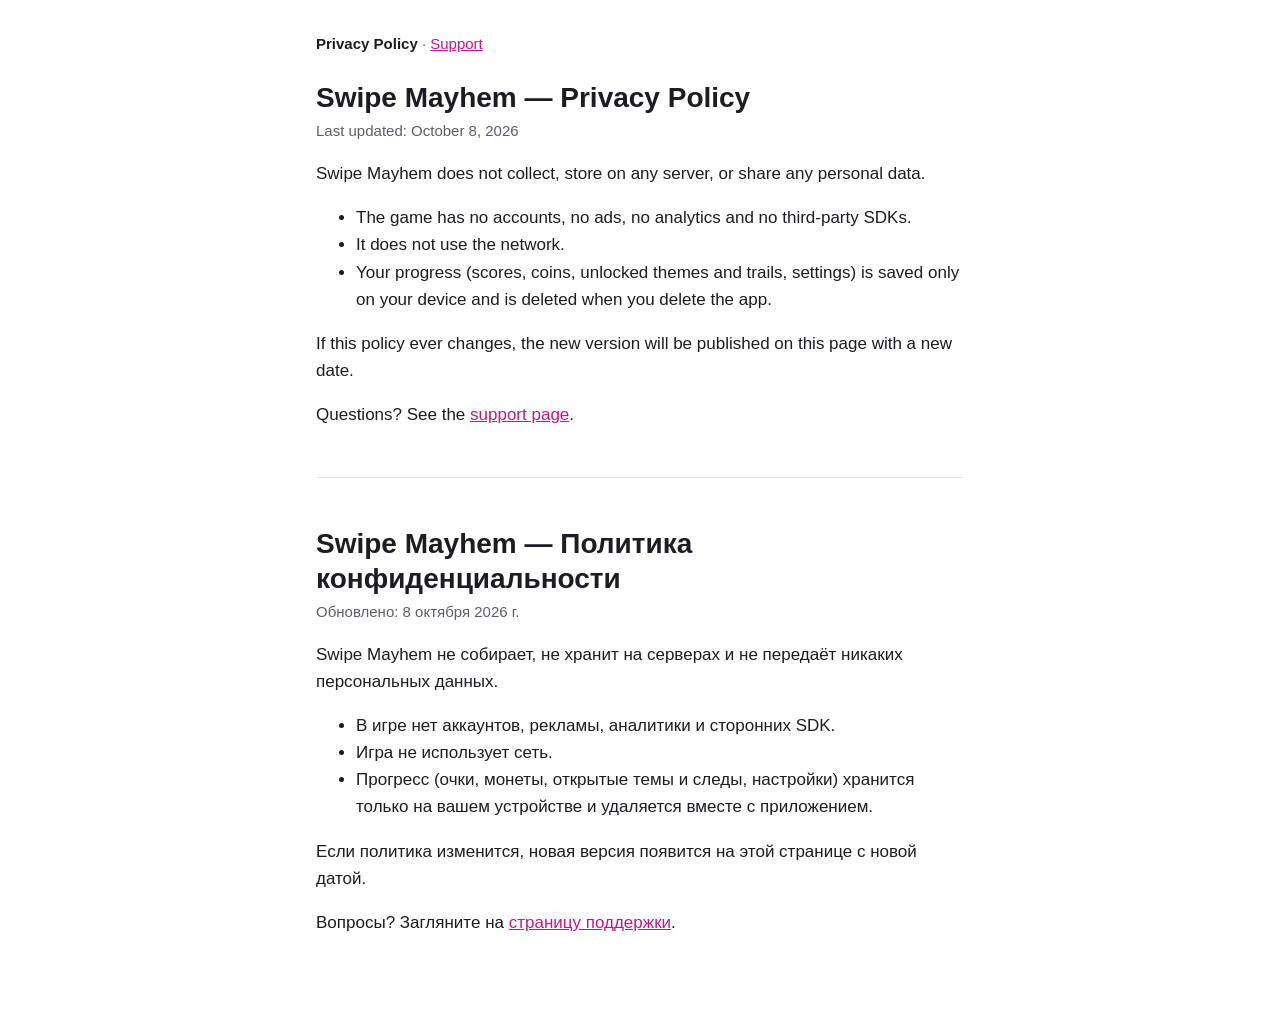
<file: index.html>
<!doctype html>
<html lang="en">
<head>
<meta charset="utf-8">
<meta name="viewport" content="width=device-width, initial-scale=1">
<title>Swipe Mayhem — Privacy Policy</title>
<meta name="description" content="Privacy policy of the Swipe Mayhem iOS game: no data is collected.">
<link rel="stylesheet" href="style.css">
</head>
<body>
<main>
  <nav><a href="./" aria-current="page">Privacy Policy</a> · <a href="support.html">Support</a></nav>

  <article lang="en">
    <h1>Swipe Mayhem — Privacy Policy</h1>
    <p class="meta">Last updated: October 8, 2026</p>
    <p>Swipe Mayhem does not collect, store on any server, or share any personal data.</p>
    <ul>
      <li>The game has no accounts, no ads, no analytics and no third-party SDKs.</li>
      <li>It does not use the network.</li>
      <li>Your progress (scores, coins, unlocked themes and trails, settings) is saved only on your device and is deleted when you delete the app.</li>
    </ul>
    <p>If this policy ever changes, the new version will be published on this page with a new date.</p>
    <p>Questions? See the <a href="support.html">support page</a>.</p>
  </article>

  <hr>

  <article lang="ru">
    <h1>Swipe Mayhem — Политика конфиденциальности</h1>
    <p class="meta">Обновлено: 8 октября 2026 г.</p>
    <p>Swipe Mayhem не собирает, не хранит на серверах и не передаёт никаких персональных данных.</p>
    <ul>
      <li>В игре нет аккаунтов, рекламы, аналитики и сторонних SDK.</li>
      <li>Игра не использует сеть.</li>
      <li>Прогресс (очки, монеты, открытые темы и следы, настройки) хранится только на вашем устройстве и удаляется вместе с приложением.</li>
    </ul>
    <p>Если политика изменится, новая версия появится на этой странице с новой датой.</p>
    <p>Вопросы? Загляните на <a href="support.html">страницу поддержки</a>.</p>
  </article>
</main>
</body>
</html>
</file>
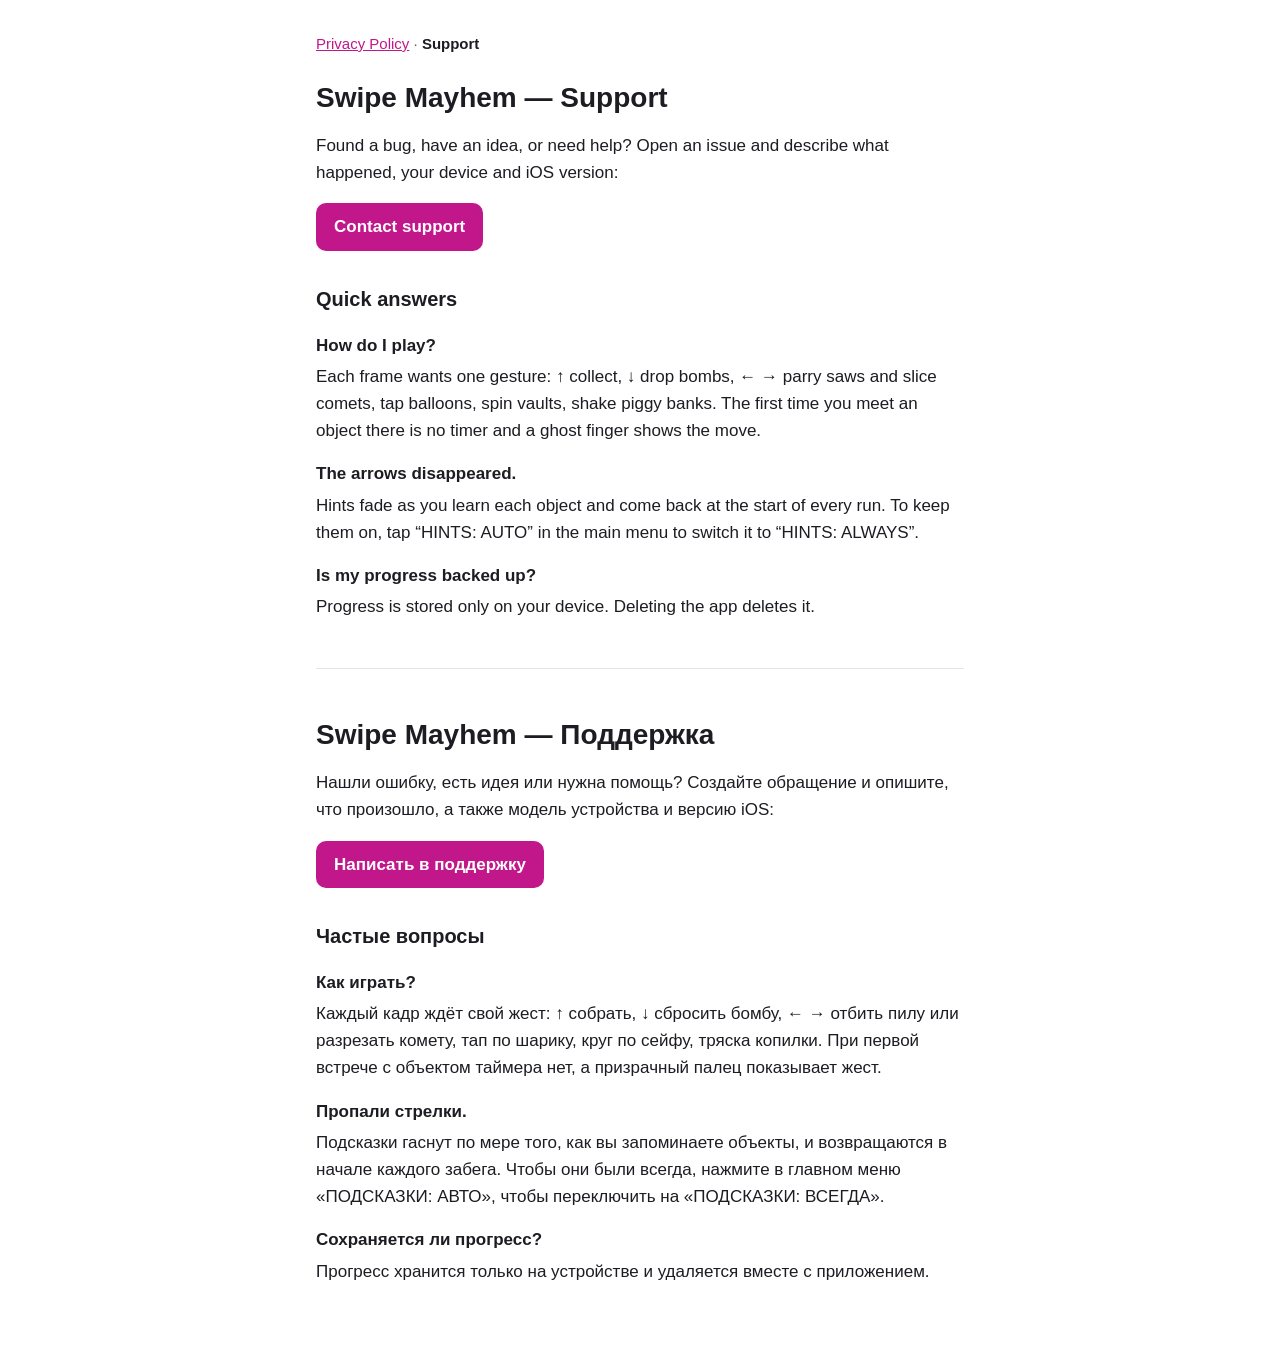
<file: support.html>
<!doctype html>
<html lang="en">
<head>
<meta charset="utf-8">
<meta name="viewport" content="width=device-width, initial-scale=1">
<title>Swipe Mayhem — Support</title>
<meta name="description" content="Support for the Swipe Mayhem iOS game.">
<link rel="stylesheet" href="style.css">
</head>
<body>
<main>
  <nav><a href="./">Privacy Policy</a> · <a href="support.html" aria-current="page">Support</a></nav>

  <article lang="en">
    <h1>Swipe Mayhem — Support</h1>
    <p>Found a bug, have an idea, or need help? Open an issue and describe what happened, your device and iOS version:</p>
    <p><a class="button" href="https://github.com/AntonTkachev/swipe-mayhem-privacy/issues/new">Contact support</a></p>
    <h2>Quick answers</h2>
    <dl>
      <dt>How do I play?</dt>
      <dd>Each frame wants one gesture: ↑ collect, ↓ drop bombs, ← → parry saws and slice comets, tap balloons, spin vaults, shake piggy banks. The first time you meet an object there is no timer and a ghost finger shows the move.</dd>
      <dt>The arrows disappeared.</dt>
      <dd>Hints fade as you learn each object and come back at the start of every run. To keep them on, tap “HINTS: AUTO” in the main menu to switch it to “HINTS: ALWAYS”.</dd>
      <dt>Is my progress backed up?</dt>
      <dd>Progress is stored only on your device. Deleting the app deletes it.</dd>
    </dl>
  </article>

  <hr>

  <article lang="ru">
    <h1>Swipe Mayhem — Поддержка</h1>
    <p>Нашли ошибку, есть идея или нужна помощь? Создайте обращение и опишите, что произошло, а также модель устройства и версию iOS:</p>
    <p><a class="button" href="https://github.com/AntonTkachev/swipe-mayhem-privacy/issues/new">Написать в поддержку</a></p>
    <h2>Частые вопросы</h2>
    <dl>
      <dt>Как играть?</dt>
      <dd>Каждый кадр ждёт свой жест: ↑ собрать, ↓ сбросить бомбу, ← → отбить пилу или разрезать комету, тап по шарику, круг по сейфу, тряска копилки. При первой встрече с объектом таймера нет, а призрачный палец показывает жест.</dd>
      <dt>Пропали стрелки.</dt>
      <dd>Подсказки гаснут по мере того, как вы запоминаете объекты, и возвращаются в начале каждого забега. Чтобы они были всегда, нажмите в главном меню «ПОДСКАЗКИ: АВТО», чтобы переключить на «ПОДСКАЗКИ: ВСЕГДА».</dd>
      <dt>Сохраняется ли прогресс?</dt>
      <dd>Прогресс хранится только на устройстве и удаляется вместе с приложением.</dd>
    </dl>
  </article>
</main>
</body>
</html>
</file>
<file: style.css>
:root {
  --bg: #ffffff;
  --text: #1c1c22;
  --muted: #5d5d6b;
  --accent: #c2178a;
  --rule: #e4e4ea;
  color-scheme: light dark;
}
@media (prefers-color-scheme: dark) {
  :root {
    --bg: #111118;
    --text: #ececf2;
    --muted: #a3a3b3;
    --accent: #ff5cc8;
    --rule: #2a2a35;
  }
}
* { box-sizing: border-box; }
body {
  margin: 0;
  background: var(--bg);
  color: var(--text);
  font: 17px/1.6 -apple-system, BlinkMacSystemFont, "Segoe UI", Roboto, sans-serif;
}
main { max-width: 680px; margin: 0 auto; padding: 32px 16px 64px; }
nav { font-size: 15px; color: var(--muted); margin-bottom: 24px; }
a { color: var(--accent); }
nav a[aria-current="page"] { color: var(--text); text-decoration: none; font-weight: 600; }
h1 { font-size: 28px; line-height: 1.25; margin: 0 0 4px; }
h2 { font-size: 20px; margin: 32px 0 8px; }
.meta { color: var(--muted); font-size: 15px; margin-top: 0; }
hr { border: 0; border-top: 1px solid var(--rule); margin: 48px 0; }
dt { font-weight: 600; margin-top: 16px; }
dd { margin: 4px 0 0; }
.button {
  display: inline-block;
  padding: 10px 18px;
  border-radius: 10px;
  background: var(--accent);
  color: #fff;
  text-decoration: none;
  font-weight: 600;
}
</file>
